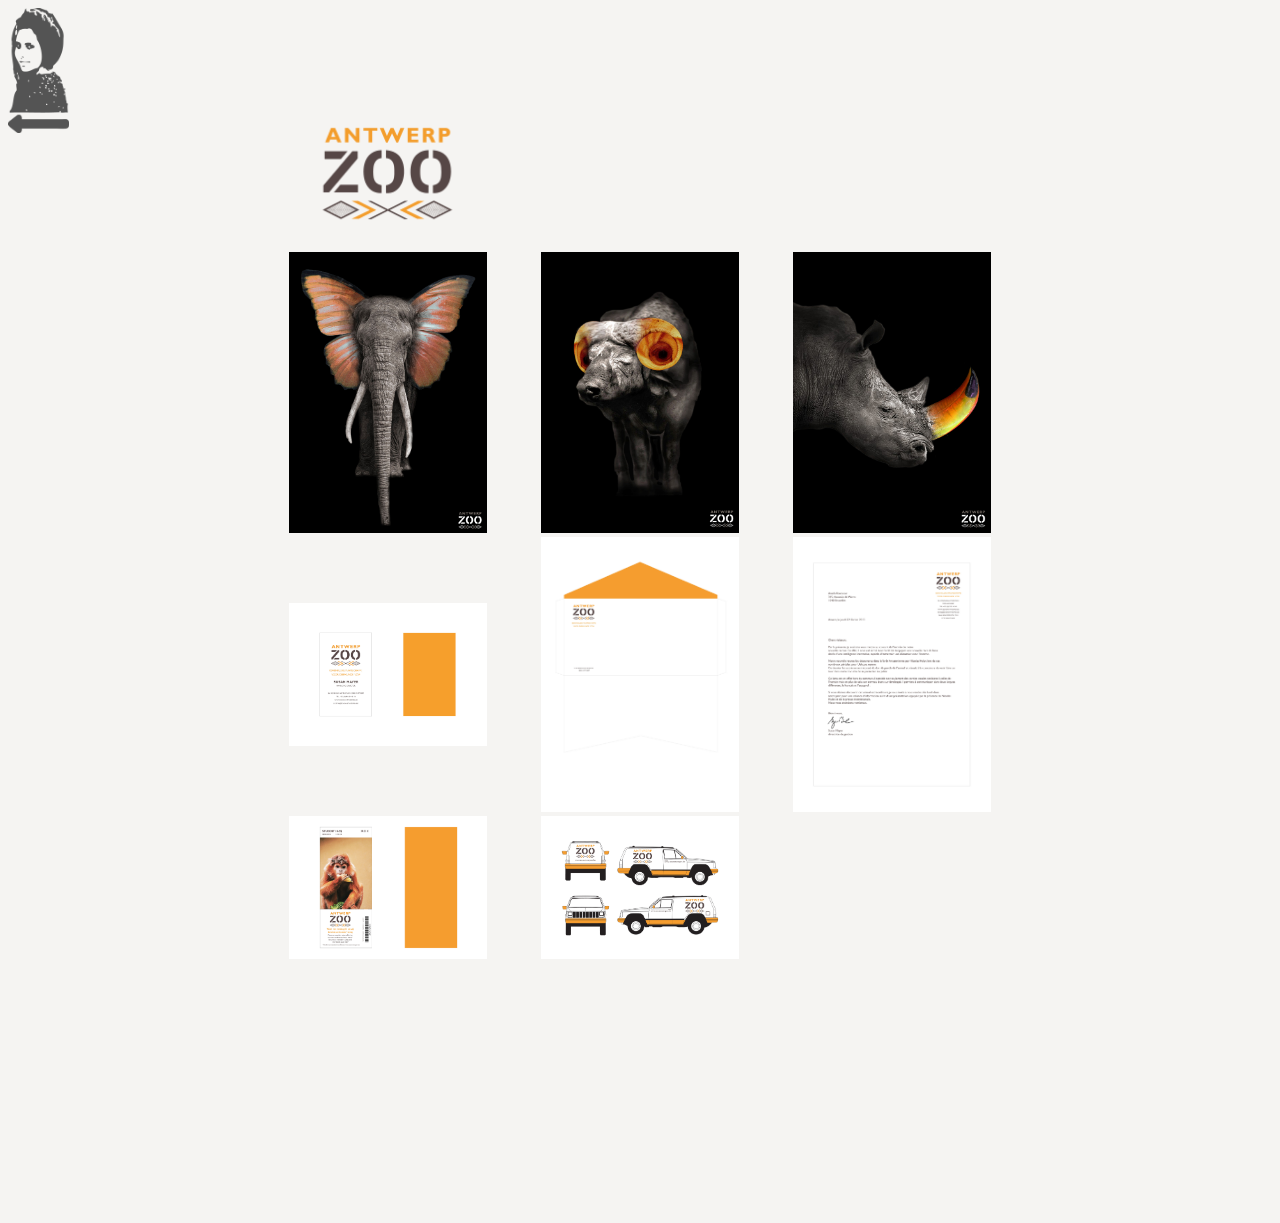
<file: graphic.html>
<html class="no-js">
	<head>
		<meta charset="utf-8">
		<link rel="stylesheet" href="css/main.css">
		
		<link href='http://fonts.googleapis.com/css?family=Pathway+Gothic+One' rel='stylesheet' type='text/css'>
		<link href='http://fonts.googleapis.com/css?family=Norican' rel='stylesheet' type='text/css'>
		<link href="http://netdna.bootstrapcdn.com/font-awesome/4.0.3/css/font-awesome.css" rel="stylesheet">
		<link href='http://fonts.googleapis.com/css?family=Lobster' rel='stylesheet' type='text/css'>
		<link href='http://fonts.googleapis.com/css?family=Raleway' rel='stylesheet' type='text/css'>
		<link href='http://fonts.googleapis.com/css?family=Bree+Serif' rel='stylesheet' type='text/css'>
		<link href='http://fonts.googleapis.com/css?family=Special+Elite' rel='stylesheet' type='text/css'>
		<link href='http://fonts.googleapis.com/css?family=Oswald' rel='stylesheet' type='text/css'>
		<link href='http://fonts.googleapis.com/css?family=Francois+One' rel='stylesheet' type='text/css'>
		
		
		
		
	</head>

		<body >
			<div class="back"><a href="index.html"><img src="images/back.png"></a></div>
			<table class="meschart">
						<tr >
        					<td ><img src="images/zoologo.png"></td>
        				
   						</tr>
						<tr>
        					<td ><img src="images/zoo1.jpg"></td>
        					<td ><img src="images/zoo2.jpg"></td>
        					<td ><img src="images/zoo3.jpg"></td>
    					</tr>
    					<tr>
        					<td ><img src="images/cartevisite.jpg"></td>
        					<td><img src="images/enveloppe.jpg"></td>
        					<td><img src="images/lettrezoo.jpg"></td>
   						</tr>
   						<tr>
        					<td ><img src="images/ticket.jpg"></td>
        					<td><img src="images/jeepzoo.jpg"></td>
   						</tr>
   						
					</table>
		</body>
</html>
</file>
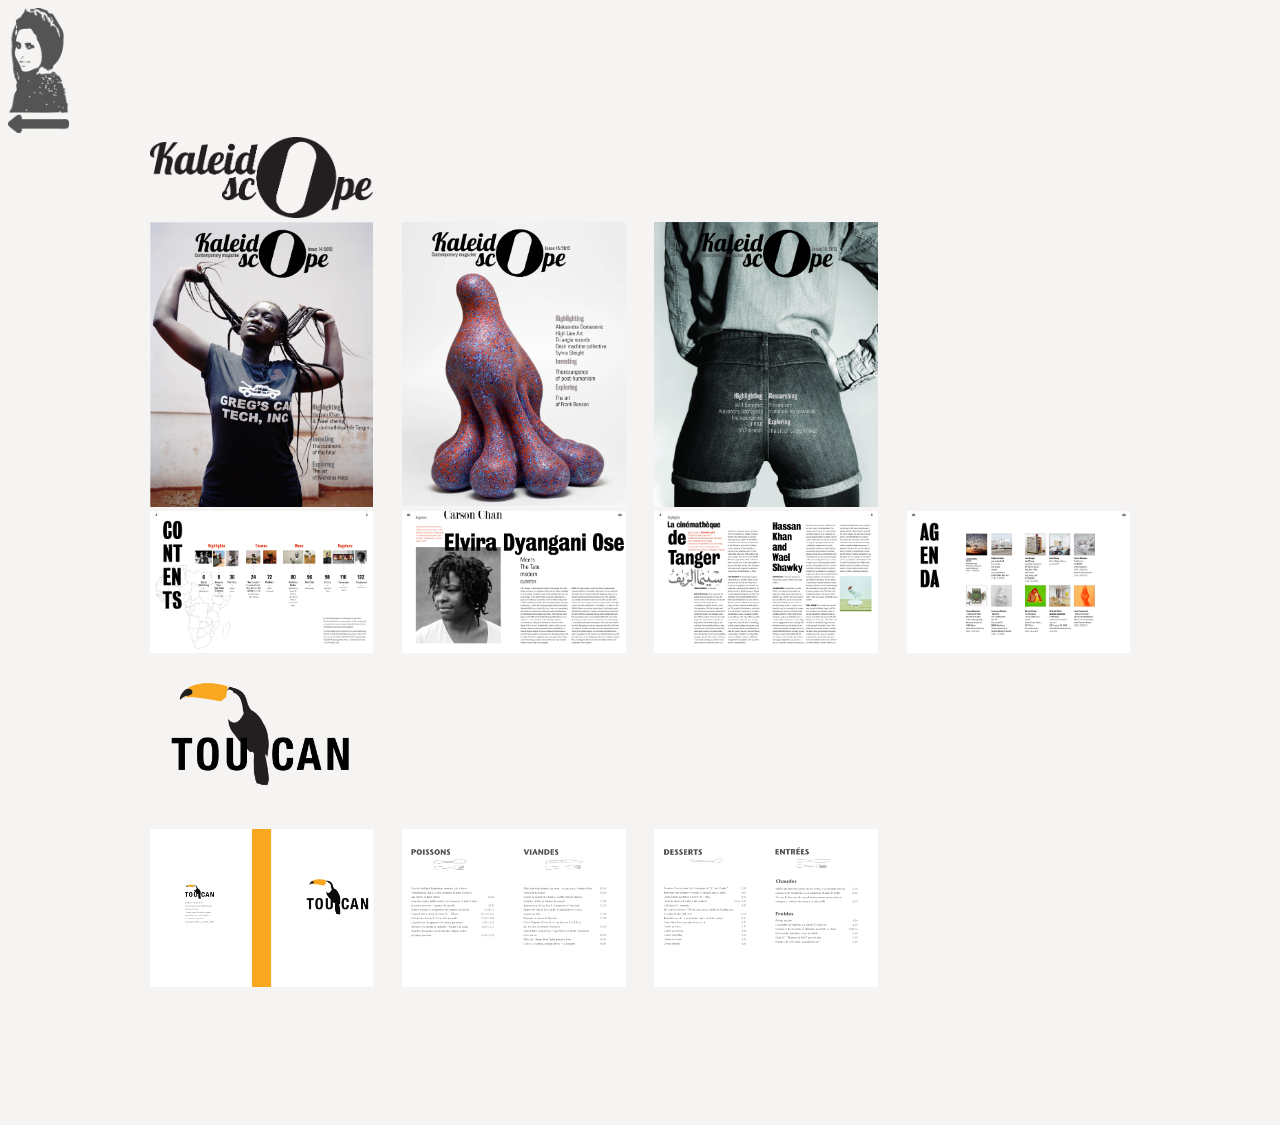
<file: layout.html>
<html class="no-js">
	<head>
		<meta charset="utf-8">
		<link rel="stylesheet" href="css/main.css">
		
		<link href='http://fonts.googleapis.com/css?family=Pathway+Gothic+One' rel='stylesheet' type='text/css'>
		<link href='http://fonts.googleapis.com/css?family=Norican' rel='stylesheet' type='text/css'>
		<link href="http://netdna.bootstrapcdn.com/font-awesome/4.0.3/css/font-awesome.css" rel="stylesheet">
		<link href='http://fonts.googleapis.com/css?family=Lobster' rel='stylesheet' type='text/css'>
		<link href='http://fonts.googleapis.com/css?family=Raleway' rel='stylesheet' type='text/css'>
		<link href='http://fonts.googleapis.com/css?family=Bree+Serif' rel='stylesheet' type='text/css'>
		<link href='http://fonts.googleapis.com/css?family=Special+Elite' rel='stylesheet' type='text/css'>
		<link href='http://fonts.googleapis.com/css?family=Oswald' rel='stylesheet' type='text/css'>
		<link href='http://fonts.googleapis.com/css?family=Francois+One' rel='stylesheet' type='text/css'>
		
		
		
		
	</head>

		<body >
			<div class="back"><a href="index.html"><img src="images/back.png"></a></div>
			<table class="meslayout">
						<tr >
        					<td ><img src="images/Kaleido.png"></td>
        				
   						</tr>
						<tr>
        					<td ><img src="images/cover1.jpg"></td>
        					<td ><img src="images/cover2.jpg"></td>
        					<td ><img src="images/cover3.jpg"></td>
    					</tr>
    					
        					<td ><img src="images/layout1.jpg"></td>
        					<td ><img src="images/layout2.jpg"></td>
        					<td ><img src="images/layout3.jpg"></td>
        					<td ><img src="images/layout4.jpg"></td>
   						</tr>
   						<tr >
        					<td ><img src="images/toucan.png"></td>
        				
   						</tr>
					
    					
        					<td ><img src="images/touc1.jpg"></td>
        					<td ><img src="images/touc3.jpg"></td>
        					<td ><img src="images/touc4.jpg"></td>
   						</tr>
   						
					</table>
		</body>
</html>
</file>
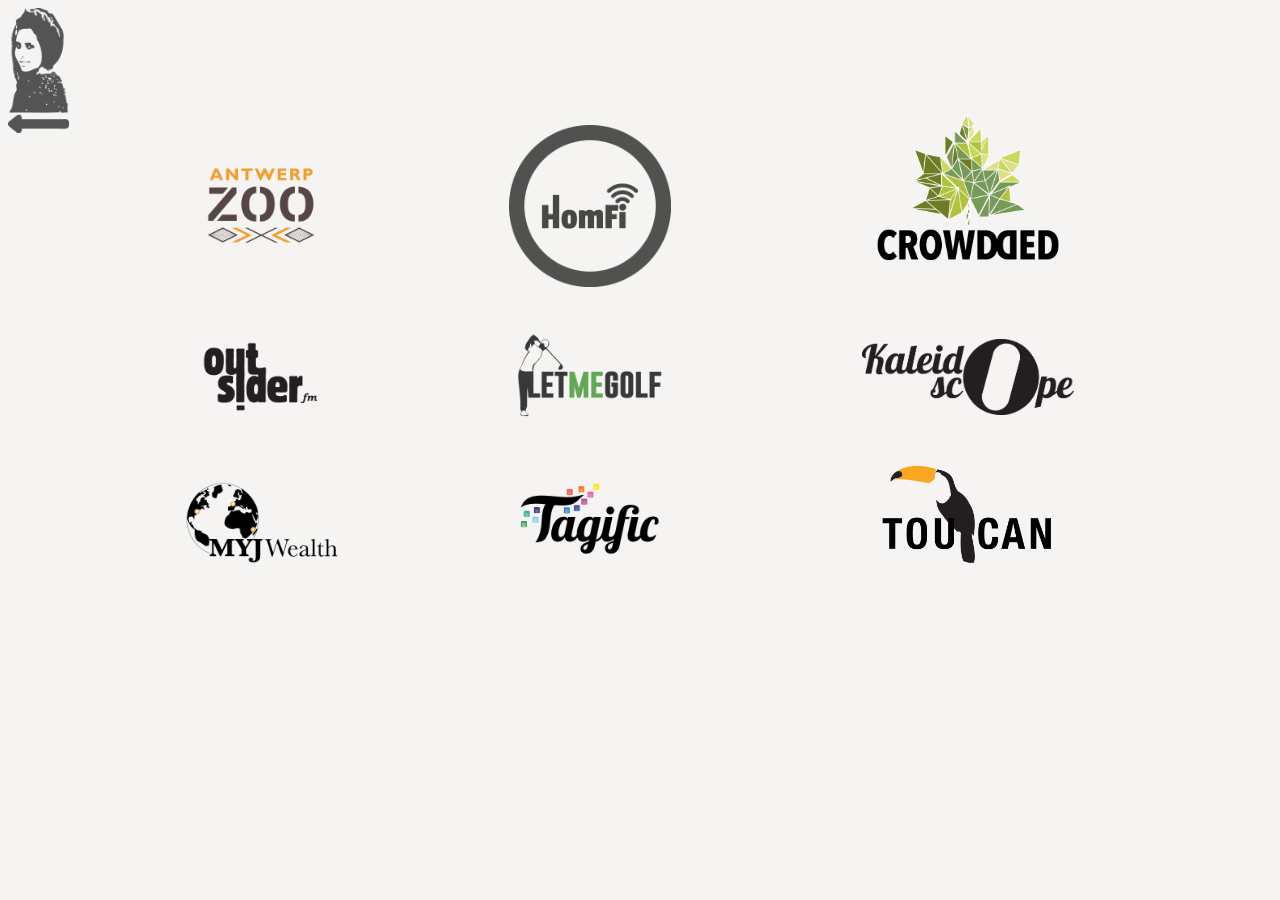
<file: logo.html>
<html class="no-js">
	<head>
		<meta charset="utf-8">
		<link rel="stylesheet" href="css/main.css">
		
		<link href='http://fonts.googleapis.com/css?family=Pathway+Gothic+One' rel='stylesheet' type='text/css'>
		<link href='http://fonts.googleapis.com/css?family=Norican' rel='stylesheet' type='text/css'>
		<link href="http://netdna.bootstrapcdn.com/font-awesome/4.0.3/css/font-awesome.css" rel="stylesheet">
		<link href='http://fonts.googleapis.com/css?family=Lobster' rel='stylesheet' type='text/css'>
		<link href='http://fonts.googleapis.com/css?family=Raleway' rel='stylesheet' type='text/css'>
		<link href='http://fonts.googleapis.com/css?family=Bree+Serif' rel='stylesheet' type='text/css'>
		<link href='http://fonts.googleapis.com/css?family=Special+Elite' rel='stylesheet' type='text/css'>
		<link href='http://fonts.googleapis.com/css?family=Oswald' rel='stylesheet' type='text/css'>
		<link href='http://fonts.googleapis.com/css?family=Francois+One' rel='stylesheet' type='text/css'>
		
		
		
		
	</head>

		<body>
			<div class="back"><a href="index.html"><img src="images/back.png"></a></div>
			<table class="meslogo">
						<tr>
        					<td ><img src="images/zoologo.png"></td>
        					<td ><img src="images/homefi.png"></td>
        					<td ><img src="images/crowdgg.png"></td>
    					</tr>
    					<tr>
        					<td ><img src="images/outsider.png"></td>
        					<td ><img src="images/logo.png"></td>
        					<td><img src="images/Kaleido.png"></td>
   						</tr>
   						<tr>
        					<td ><img src="images/logoMYJnoir.png"></td>
        					<td ><img src="images/logotag.png"></td>
        					<td><img src="images/toucan.png"></td>
   						</tr>
					</table>
		</body>
</html>
</file>
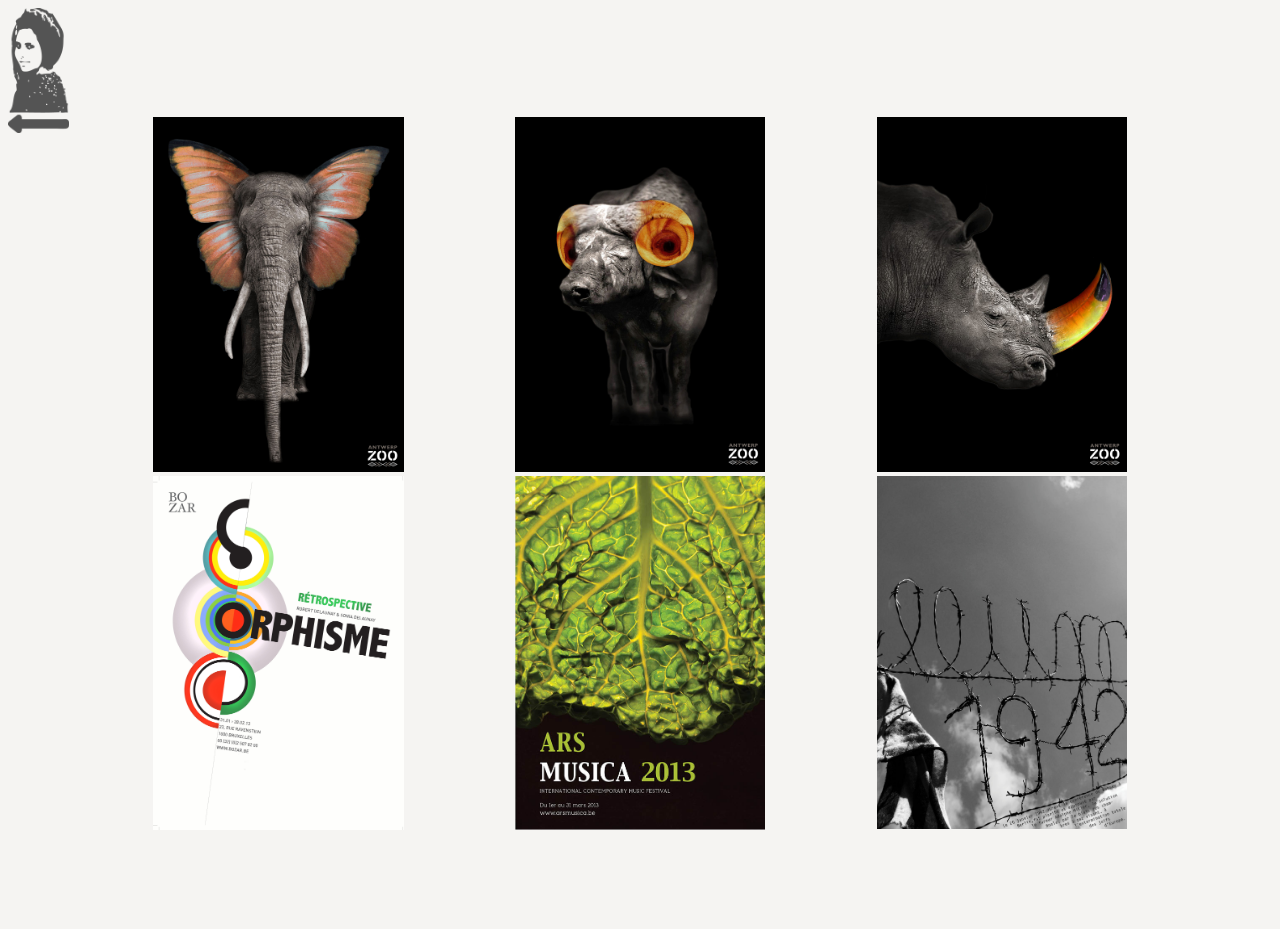
<file: poster.html>
<html class="no-js">
	<head>
		<meta charset="utf-8">
		<link rel="stylesheet" href="css/main.css">
		
		<link href='http://fonts.googleapis.com/css?family=Pathway+Gothic+One' rel='stylesheet' type='text/css'>
		<link href='http://fonts.googleapis.com/css?family=Norican' rel='stylesheet' type='text/css'>
		<link href="http://netdna.bootstrapcdn.com/font-awesome/4.0.3/css/font-awesome.css" rel="stylesheet">
		<link href='http://fonts.googleapis.com/css?family=Lobster' rel='stylesheet' type='text/css'>
		<link href='http://fonts.googleapis.com/css?family=Raleway' rel='stylesheet' type='text/css'>
		<link href='http://fonts.googleapis.com/css?family=Bree+Serif' rel='stylesheet' type='text/css'>
		<link href='http://fonts.googleapis.com/css?family=Special+Elite' rel='stylesheet' type='text/css'>
		<link href='http://fonts.googleapis.com/css?family=Oswald' rel='stylesheet' type='text/css'>
		<link href='http://fonts.googleapis.com/css?family=Francois+One' rel='stylesheet' type='text/css'>
		
		
		
		
	</head>

		<body>
			<div class="back"><a href="index.html"><img src="images/back.png"></a></div>
			<table class="mesposter">
						<tr>
							<br>
        					<td ><img src="images/zoo1.jpg"></td>
        					<td ><img src="images/zoo2.jpg"></td>
        					<td ><img src="images/zoo3.jpg"></td>
    					</tr>
    					<tr>
        					<td ><img src="images/orphisme.jpg"></td>
        					<td ><img src="images/armusica.jpg"></td>
        					<td><img src="images/1942.jpg"></td>
   						</tr>
   						
					</table>
		</body>
</html>
</file>
<file: css/main.css>
body{
background-color: #f5f4f2;
	
}
.Anath {
	width: 80%;
	margin-left: 170px;
	margin-top: 80px;
}


	

#navbar {
position: absolute;
width: 300px;
height: 300px;
left: 25%;
margin-top: -64%;}

	



.titles {

	font-family:  'Pathway Gothic One', sans-serif;
	color: grey;
	text-align: left;

}

.titles li {
	font-size: 26px;
	transition: all 0.5s;
}

.titles li:hover {
	font-size: 35px;
	opacity: 0.56;
}


.Anath {
	position: relative;
}

.Anath img {
	width: 50%;

}
.Anath img:hover {
	background-image: red;
	/*opacity: 0.2;*/

	
}



.social-links{ 
width: 500px;
left: 52%;
position: absolute;
top: 58%;

}

.social-links a:hover {
	opacity: 0.57;
}


i.fa {
	padding-right:20px;
	color:rgb(43, 135, 219);
	font-size:66px;
}

/*a.social img {
	width:76px;
	height:57px;
	

}*/


/*
a.face {
	width: 20px;

}

a.face img {

	width:76px;
	height:57px;

}

a.git {
	width: 20px;

}

a.git img {
	width:76px;
	height:57px;

}*/

/*a.mail {
	width: 20px;

}

a.mail img {
	width:76px;
	height:57px;

}*/


#skul img{
	width:20%;

	
	}

/*#works {
	height: 800px;
	}*/

.contenu {
	font-family: 'Lobster', cursive;
	padding:10%;

}
.contenu h1 {
	font-size: 60px;
}
.contenu a {
	color:rgb(192, 96, 96);
	text-align: center;
}

.contenu a:hover {
	color:red;
}
table.contenu{
	border-spacing: 50px;
}

/*.posters{
	width:250px;
	height:300px;
	float:left;
	
	font-family: 'Lobster', cursive;
	font-size: 40px;
	text-align: center;
	cursor:pointer;

}
.posters a{
	color:rgb(192, 96, 96);
}
.posters a:hover {
	color:red;
}
.graphic{
	width:250px;
	height:300px;
	float:left;

	font-family: 'Lobster', cursive;
	font-size: 40px;
	text-align: center;
	cursor:pointer;

}
.graphic a{
	color:rgb(192, 96, 96);
}
.graphic a:hover {
	color:red;
}
.layout{
	width:250px;
	height:300px;
	float:left;
	
	font-family: 'Lobster', cursive;
	font-size: 40px;
	text-align: center;
	
	cursor:pointer;
}
.layout a{
	color:rgb(192, 96, 96);
}
.layout a:hover {
	color:red;
}
.packaging{
	width:250px;
	height:300px;
	float:left;
	
	font-family: 'Lobster', cursive;
	font-size: 40px;
	text-align: center;
	padding-right: 70px;
	cursor:pointer;
}

.packaging a{
	color:rgb(192, 96, 96);
}
.packaging a:hover {
	color:red;
}
.advertising{
	width:250px;
	height:300px;
	float:left;
	
	font-family: 'Lobster', cursive;
	
	font-size: 40px;
	text-align: center;
	cursor:pointer;

}
.advertising a{
	color:rgb(192, 96, 96);
}
.advertising a:hover {
	color:red;
}*/


#makers {
	height: 800px;
	}

#perso {
	height: 800px;
	background-color: rgb(146, 199, 200);
}

#contact {
	height: 800px;
	background-color: rgb(222, 175, 210);
}
.meslogo img{
	width:50%;
}
.meslogo{
	padding: 7%;
}
.back {
	position:absolute;
}
.back img{
	width: 11%;
	/*float: left;*/
}
.back img:hover{
	width:15%;
	opacity:0.4;
}
.mesposter img{
	width:70%;
}
.mesposter{
	padding: 7%;
}
.meschart img{
	text-align: center;
	width:80%;
} 
.meschart {
	padding-left:20%;
	padding-right:20%;
	padding-bottom:20%;
	padding-top:7%;

}
.messcreen{
	padding:5%;
}
.messcreen img{
	width:70%;
}
table td{
	text-align:center;
}

.mespack img{
	width:100%;
	text-align: center;
}
.mespack{
	padding:8%;
}
.meslayout {
	padding:10%;
}
.meslayout img{
	width:90%;
}
#skul {
	height:800px;
}
#skul img{
	width:50%;
}
i.fa.fa-cloud-download{
	font-size: 100px;
}
.mead{
	padding:8%;
}
.mead img{
	width:90%;
}
</file>
